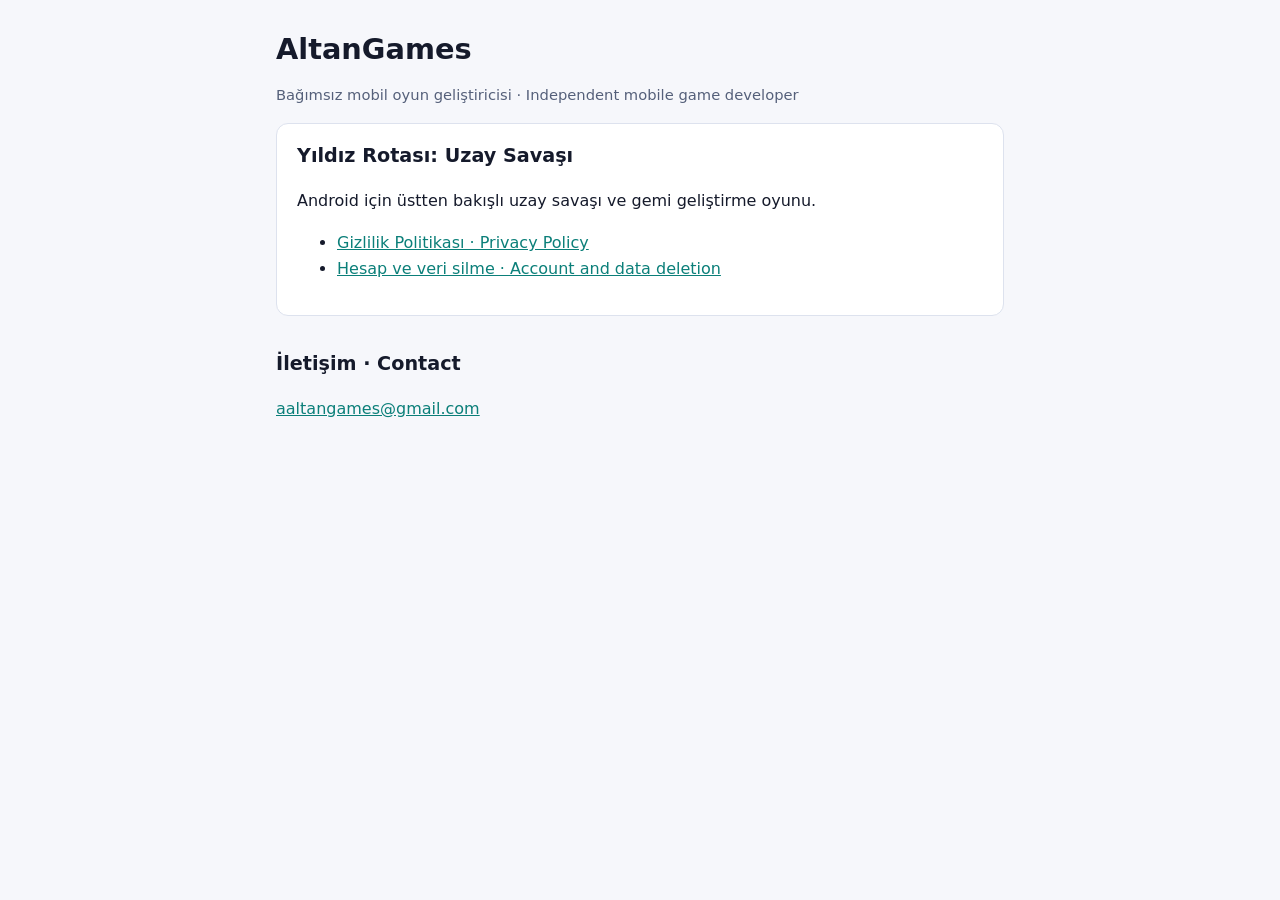
<file: index.html>
<!doctype html>
<html lang="tr">
<head>
<meta charset="utf-8">
<meta name="viewport" content="width=device-width, initial-scale=1">
<title>AltanGames</title>
<link rel="stylesheet" href="site.css">
</head>
<body>
<main>
  <h1>AltanGames</h1>
  <p class="muted">Bağımsız mobil oyun geliştiricisi · Independent mobile game developer</p>

  <div class="card">
    <h2 style="margin-top:0">Yıldız Rotası: Uzay Savaşı</h2>
    <p>Android için üstten bakışlı uzay savaşı ve gemi geliştirme oyunu.</p>
    <ul>
      <li><a href="yildiz-rotasi/gizlilik.html">Gizlilik Politikası · Privacy Policy</a></li>
      <li><a href="yildiz-rotasi/hesap-silme.html">Hesap ve veri silme · Account and data deletion</a></li>
    </ul>
  </div>

  <h2>İletişim · Contact</h2>
  <p><a href="mailto:aaltangames@gmail.com">aaltangames@gmail.com</a></p>
</main>
</body>
</html>
</file>
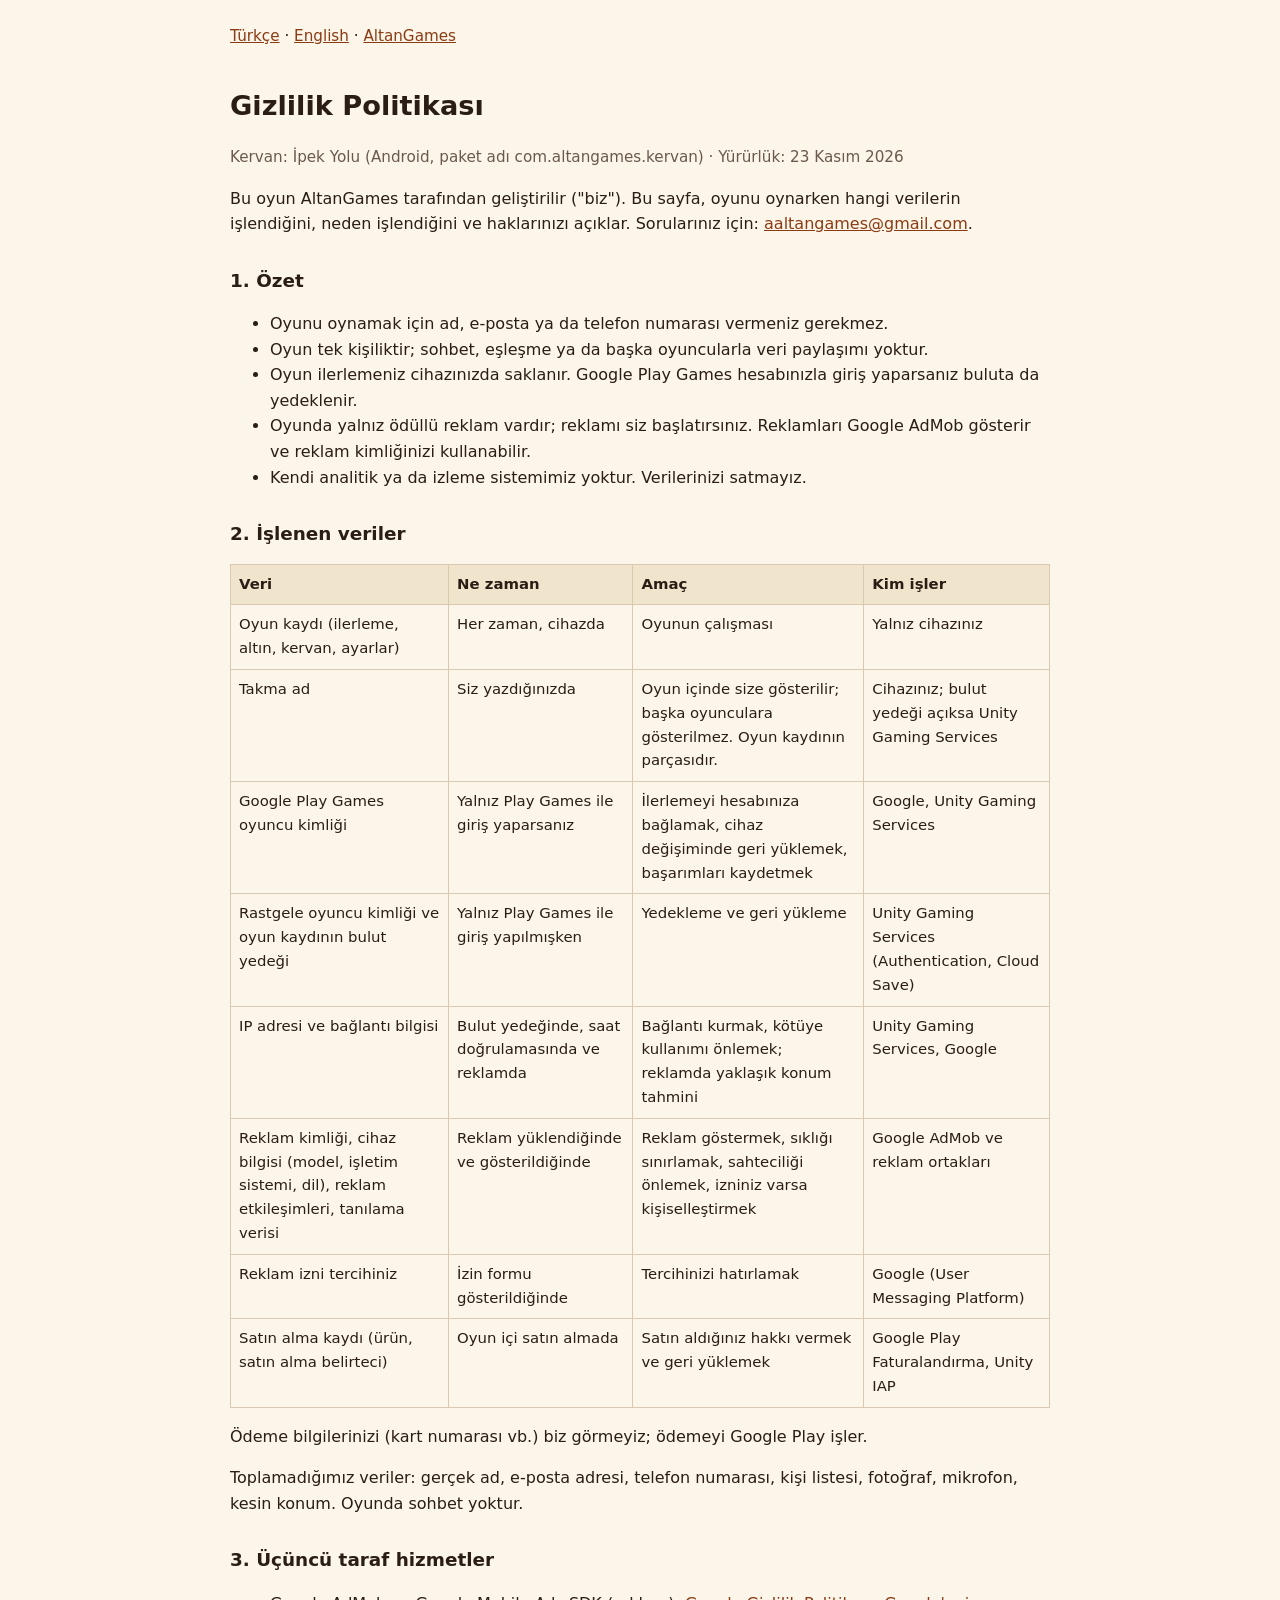
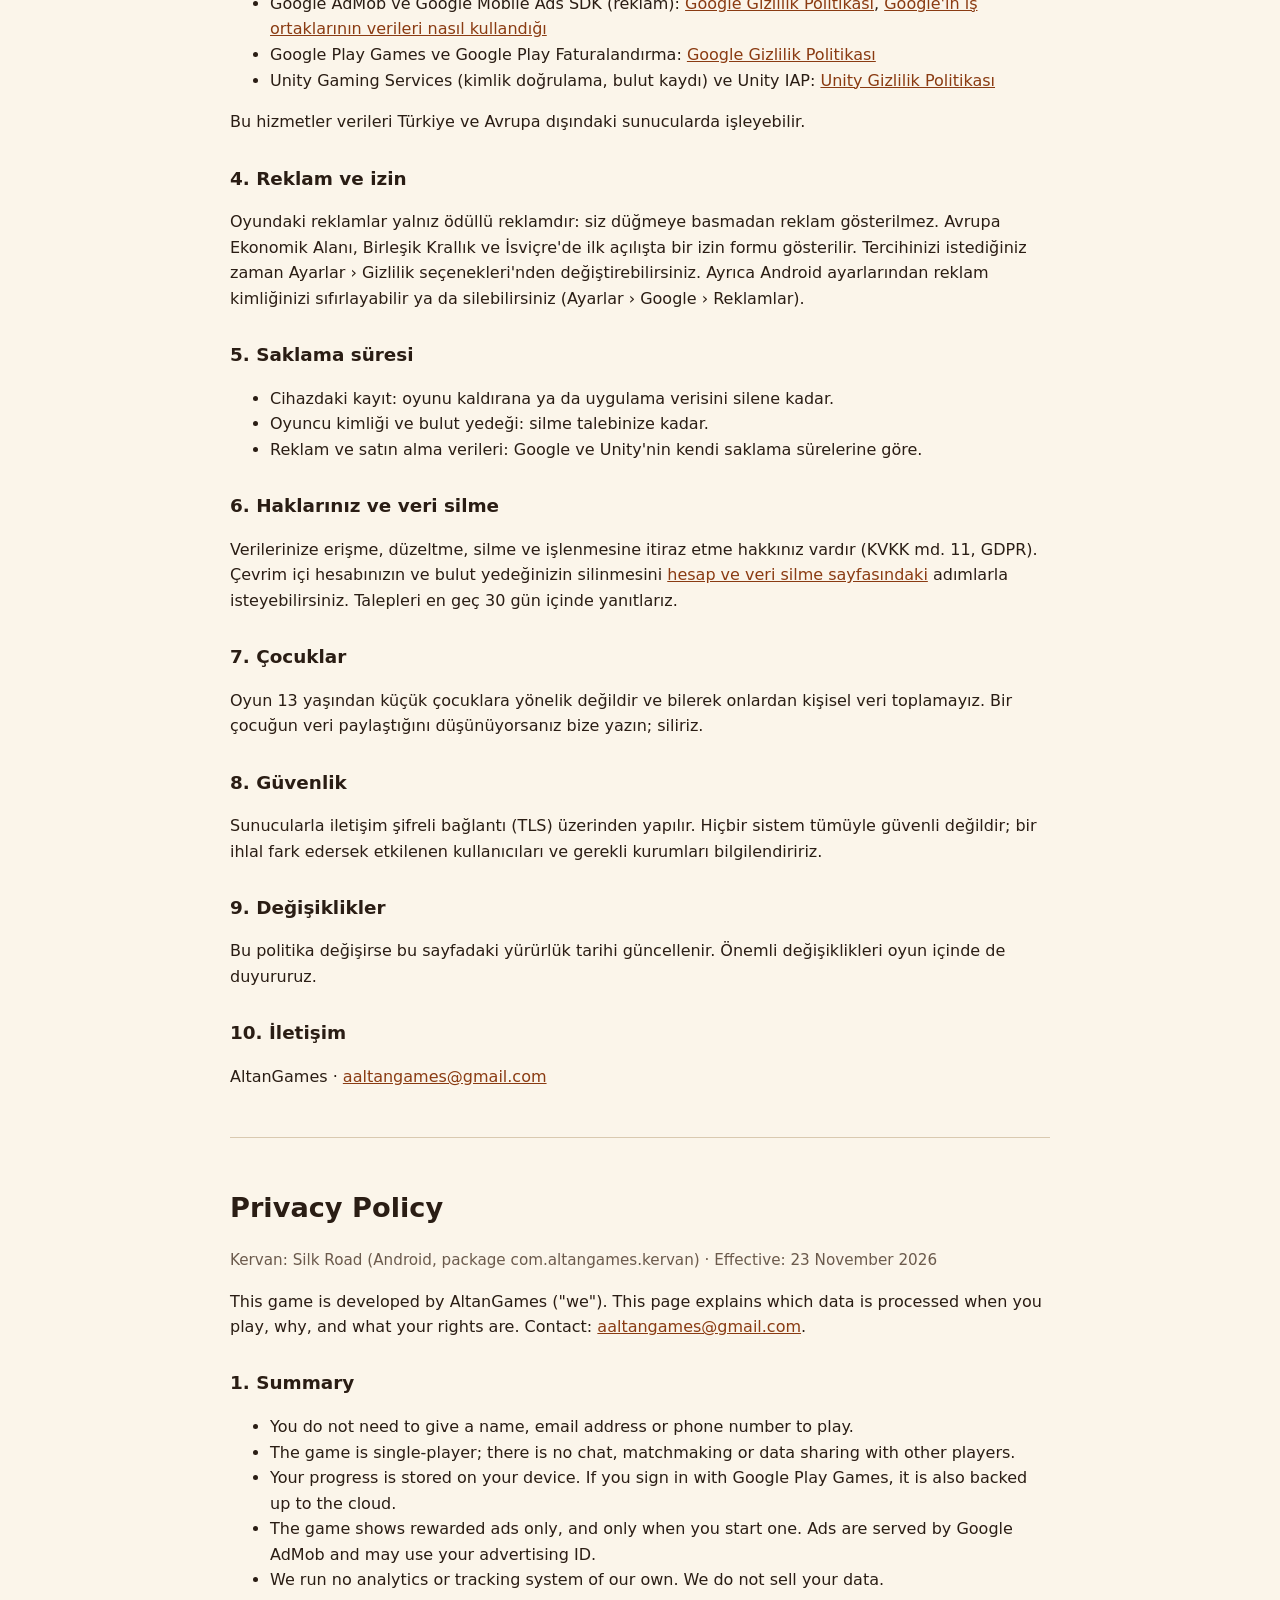
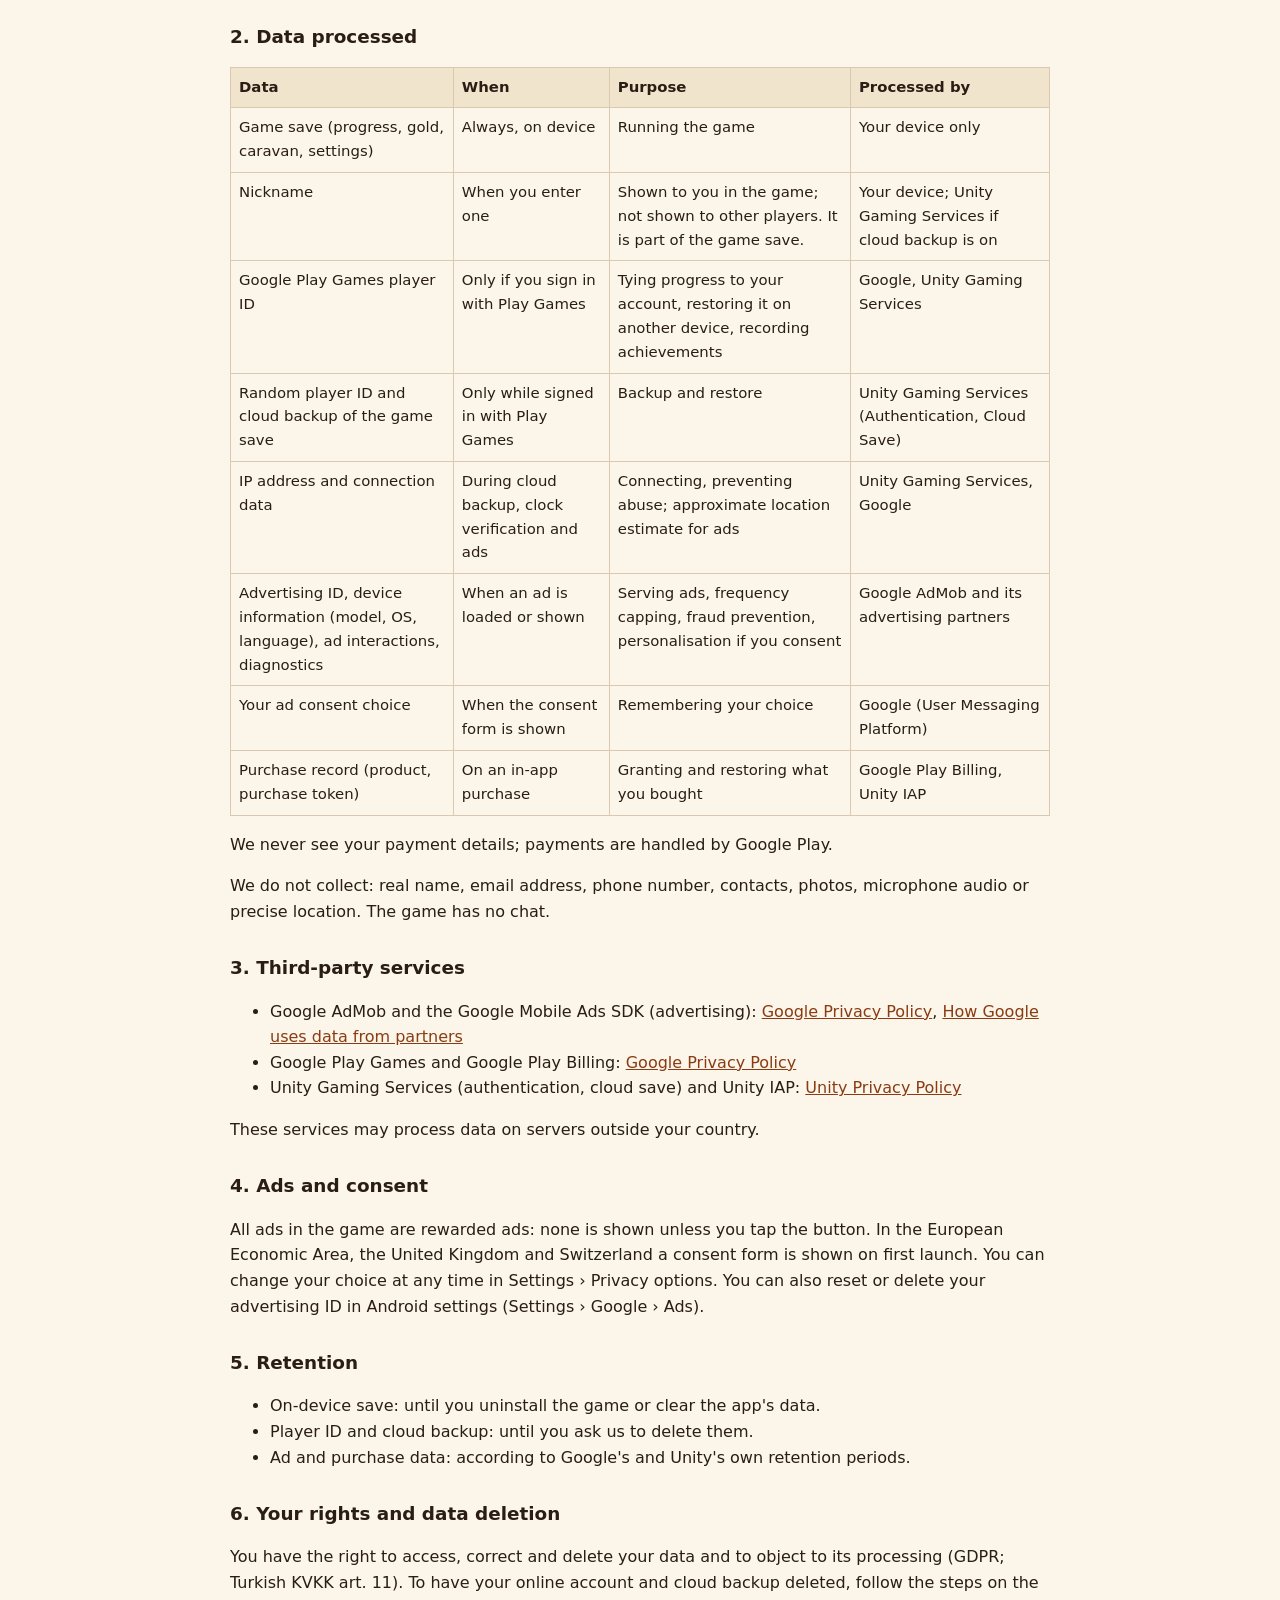
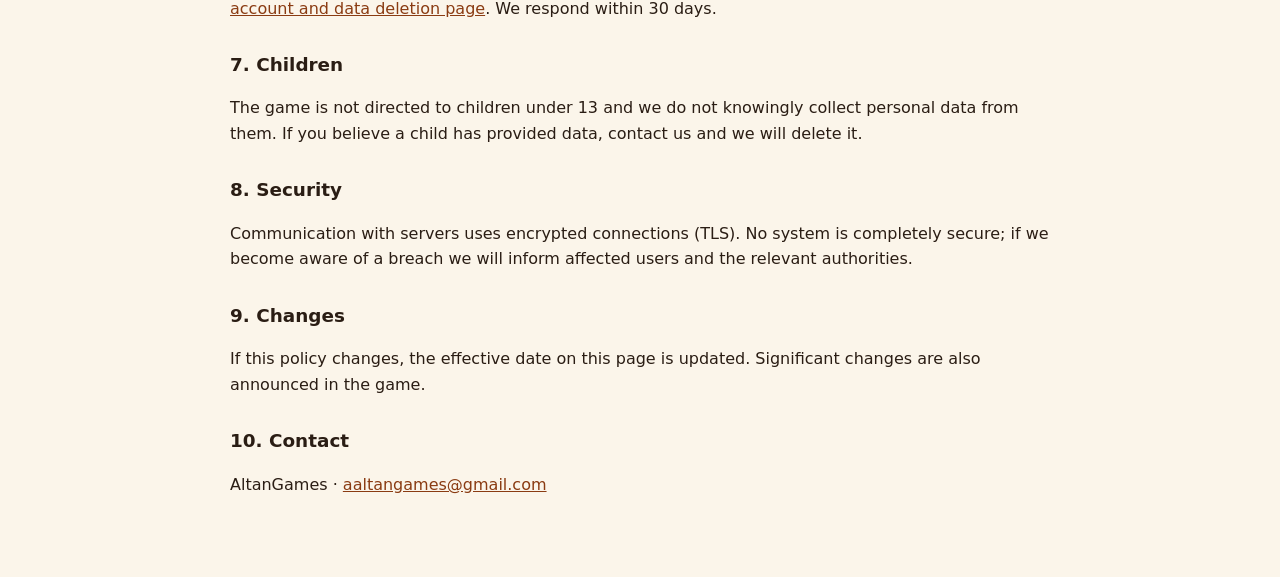
<file: kervan/gizlilik.html>
<!doctype html>
<html lang="tr">
<head>
<meta charset="utf-8">
<meta name="viewport" content="width=device-width, initial-scale=1">
<title>Kervan: İpek Yolu · Gizlilik Politikası</title>
<style>
  body { font-family: system-ui, -apple-system, "Segoe UI", Roboto, sans-serif; line-height: 1.6; color: #2a1d14; background: #fbf5ea; margin: 0; }
  main { max-width: 820px; margin: 0 auto; padding: 24px 16px 64px; }
  h1 { font-size: 1.7rem; margin-top: 2.2rem; }
  h2 { font-size: 1.15rem; margin-top: 1.8rem; }
  nav { font-size: .95rem; }
  a { color: #8a3b12; }
  .meta { color: #6b5a4c; font-size: .95rem; }
  .tablo { overflow-x: auto; }
  table { border-collapse: collapse; width: 100%; font-size: .93rem; }
  th, td { border: 1px solid #d9c9b0; padding: 8px; text-align: left; vertical-align: top; }
  th { background: #f1e4cd; }
  hr { border: 0; border-top: 1px solid #d9c9b0; margin: 3rem 0; }
</style>
</head>
<body>
<main>
<nav><a href="#tr">Türkçe</a> · <a href="#en">English</a> · <a href="https://aaltangames.github.io">AltanGames</a></nav>

<h1 id="tr">Gizlilik Politikası</h1>
<p class="meta">Kervan: İpek Yolu (Android, paket adı com.altangames.kervan) · Yürürlük: 23 Kasım 2026</p>
<p>Bu oyun AltanGames tarafından geliştirilir ("biz"). Bu sayfa, oyunu oynarken hangi verilerin işlendiğini, neden işlendiğini ve haklarınızı açıklar. Sorularınız için: <a href="mailto:aaltangames@gmail.com">aaltangames@gmail.com</a>.</p>

<h2>1. Özet</h2>
<ul>
<li>Oyunu oynamak için ad, e-posta ya da telefon numarası vermeniz gerekmez.</li>
<li>Oyun tek kişiliktir; sohbet, eşleşme ya da başka oyuncularla veri paylaşımı yoktur.</li>
<li>Oyun ilerlemeniz cihazınızda saklanır. Google Play Games hesabınızla giriş yaparsanız buluta da yedeklenir.</li>
<li>Oyunda yalnız ödüllü reklam vardır; reklamı siz başlatırsınız. Reklamları Google AdMob gösterir ve reklam kimliğinizi kullanabilir.</li>
<li>Kendi analitik ya da izleme sistemimiz yoktur. Verilerinizi satmayız.</li>
</ul>

<h2>2. İşlenen veriler</h2>
<div class="tablo">
<table>
<tr><th>Veri</th><th>Ne zaman</th><th>Amaç</th><th>Kim işler</th></tr>
<tr><td>Oyun kaydı (ilerleme, altın, kervan, ayarlar)</td><td>Her zaman, cihazda</td><td>Oyunun çalışması</td><td>Yalnız cihazınız</td></tr>
<tr><td>Takma ad</td><td>Siz yazdığınızda</td><td>Oyun içinde size gösterilir; başka oyunculara gösterilmez. Oyun kaydının parçasıdır.</td><td>Cihazınız; bulut yedeği açıksa Unity Gaming Services</td></tr>
<tr><td>Google Play Games oyuncu kimliği</td><td>Yalnız Play Games ile giriş yaparsanız</td><td>İlerlemeyi hesabınıza bağlamak, cihaz değişiminde geri yüklemek, başarımları kaydetmek</td><td>Google, Unity Gaming Services</td></tr>
<tr><td>Rastgele oyuncu kimliği ve oyun kaydının bulut yedeği</td><td>Yalnız Play Games ile giriş yapılmışken</td><td>Yedekleme ve geri yükleme</td><td>Unity Gaming Services (Authentication, Cloud Save)</td></tr>
<tr><td>IP adresi ve bağlantı bilgisi</td><td>Bulut yedeğinde, saat doğrulamasında ve reklamda</td><td>Bağlantı kurmak, kötüye kullanımı önlemek; reklamda yaklaşık konum tahmini</td><td>Unity Gaming Services, Google</td></tr>
<tr><td>Reklam kimliği, cihaz bilgisi (model, işletim sistemi, dil), reklam etkileşimleri, tanılama verisi</td><td>Reklam yüklendiğinde ve gösterildiğinde</td><td>Reklam göstermek, sıklığı sınırlamak, sahteciliği önlemek, izniniz varsa kişiselleştirmek</td><td>Google AdMob ve reklam ortakları</td></tr>
<tr><td>Reklam izni tercihiniz</td><td>İzin formu gösterildiğinde</td><td>Tercihinizi hatırlamak</td><td>Google (User Messaging Platform)</td></tr>
<tr><td>Satın alma kaydı (ürün, satın alma belirteci)</td><td>Oyun içi satın almada</td><td>Satın aldığınız hakkı vermek ve geri yüklemek</td><td>Google Play Faturalandırma, Unity IAP</td></tr>
</table>
</div>
<p>Ödeme bilgilerinizi (kart numarası vb.) biz görmeyiz; ödemeyi Google Play işler.</p>
<p>Toplamadığımız veriler: gerçek ad, e-posta adresi, telefon numarası, kişi listesi, fotoğraf, mikrofon, kesin konum. Oyunda sohbet yoktur.</p>

<h2>3. Üçüncü taraf hizmetler</h2>
<ul>
<li>Google AdMob ve Google Mobile Ads SDK (reklam): <a href="https://policies.google.com/privacy">Google Gizlilik Politikası</a>, <a href="https://policies.google.com/technologies/partner-sites">Google'ın iş ortaklarının verileri nasıl kullandığı</a></li>
<li>Google Play Games ve Google Play Faturalandırma: <a href="https://policies.google.com/privacy">Google Gizlilik Politikası</a></li>
<li>Unity Gaming Services (kimlik doğrulama, bulut kaydı) ve Unity IAP: <a href="https://unity.com/legal/privacy-policy">Unity Gizlilik Politikası</a></li>
</ul>
<p>Bu hizmetler verileri Türkiye ve Avrupa dışındaki sunucularda işleyebilir.</p>

<h2>4. Reklam ve izin</h2>
<p>Oyundaki reklamlar yalnız ödüllü reklamdır: siz düğmeye basmadan reklam gösterilmez. Avrupa Ekonomik Alanı, Birleşik Krallık ve İsviçre'de ilk açılışta bir izin formu gösterilir. Tercihinizi istediğiniz zaman Ayarlar › Gizlilik seçenekleri'nden değiştirebilirsiniz. Ayrıca Android ayarlarından reklam kimliğinizi sıfırlayabilir ya da silebilirsiniz (Ayarlar › Google › Reklamlar).</p>

<h2>5. Saklama süresi</h2>
<ul>
<li>Cihazdaki kayıt: oyunu kaldırana ya da uygulama verisini silene kadar.</li>
<li>Oyuncu kimliği ve bulut yedeği: silme talebinize kadar.</li>
<li>Reklam ve satın alma verileri: Google ve Unity'nin kendi saklama sürelerine göre.</li>
</ul>

<h2>6. Haklarınız ve veri silme</h2>
<p>Verilerinize erişme, düzeltme, silme ve işlenmesine itiraz etme hakkınız vardır (KVKK md. 11, GDPR). Çevrim içi hesabınızın ve bulut yedeğinizin silinmesini <a href="veri-silme.html">hesap ve veri silme sayfasındaki</a> adımlarla isteyebilirsiniz. Talepleri en geç 30 gün içinde yanıtlarız.</p>

<h2>7. Çocuklar</h2>
<p>Oyun 13 yaşından küçük çocuklara yönelik değildir ve bilerek onlardan kişisel veri toplamayız. Bir çocuğun veri paylaştığını düşünüyorsanız bize yazın; siliriz.</p>

<h2>8. Güvenlik</h2>
<p>Sunucularla iletişim şifreli bağlantı (TLS) üzerinden yapılır. Hiçbir sistem tümüyle güvenli değildir; bir ihlal fark edersek etkilenen kullanıcıları ve gerekli kurumları bilgilendiririz.</p>

<h2>9. Değişiklikler</h2>
<p>Bu politika değişirse bu sayfadaki yürürlük tarihi güncellenir. Önemli değişiklikleri oyun içinde de duyururuz.</p>

<h2>10. İletişim</h2>
<p>AltanGames · <a href="mailto:aaltangames@gmail.com">aaltangames@gmail.com</a></p>

<hr>

<h1 id="en">Privacy Policy</h1>
<p class="meta">Kervan: Silk Road (Android, package com.altangames.kervan) · Effective: 23 November 2026</p>
<p>This game is developed by AltanGames ("we"). This page explains which data is processed when you play, why, and what your rights are. Contact: <a href="mailto:aaltangames@gmail.com">aaltangames@gmail.com</a>.</p>

<h2>1. Summary</h2>
<ul>
<li>You do not need to give a name, email address or phone number to play.</li>
<li>The game is single-player; there is no chat, matchmaking or data sharing with other players.</li>
<li>Your progress is stored on your device. If you sign in with Google Play Games, it is also backed up to the cloud.</li>
<li>The game shows rewarded ads only, and only when you start one. Ads are served by Google AdMob and may use your advertising ID.</li>
<li>We run no analytics or tracking system of our own. We do not sell your data.</li>
</ul>

<h2>2. Data processed</h2>
<div class="tablo">
<table>
<tr><th>Data</th><th>When</th><th>Purpose</th><th>Processed by</th></tr>
<tr><td>Game save (progress, gold, caravan, settings)</td><td>Always, on device</td><td>Running the game</td><td>Your device only</td></tr>
<tr><td>Nickname</td><td>When you enter one</td><td>Shown to you in the game; not shown to other players. It is part of the game save.</td><td>Your device; Unity Gaming Services if cloud backup is on</td></tr>
<tr><td>Google Play Games player ID</td><td>Only if you sign in with Play Games</td><td>Tying progress to your account, restoring it on another device, recording achievements</td><td>Google, Unity Gaming Services</td></tr>
<tr><td>Random player ID and cloud backup of the game save</td><td>Only while signed in with Play Games</td><td>Backup and restore</td><td>Unity Gaming Services (Authentication, Cloud Save)</td></tr>
<tr><td>IP address and connection data</td><td>During cloud backup, clock verification and ads</td><td>Connecting, preventing abuse; approximate location estimate for ads</td><td>Unity Gaming Services, Google</td></tr>
<tr><td>Advertising ID, device information (model, OS, language), ad interactions, diagnostics</td><td>When an ad is loaded or shown</td><td>Serving ads, frequency capping, fraud prevention, personalisation if you consent</td><td>Google AdMob and its advertising partners</td></tr>
<tr><td>Your ad consent choice</td><td>When the consent form is shown</td><td>Remembering your choice</td><td>Google (User Messaging Platform)</td></tr>
<tr><td>Purchase record (product, purchase token)</td><td>On an in-app purchase</td><td>Granting and restoring what you bought</td><td>Google Play Billing, Unity IAP</td></tr>
</table>
</div>
<p>We never see your payment details; payments are handled by Google Play.</p>
<p>We do not collect: real name, email address, phone number, contacts, photos, microphone audio or precise location. The game has no chat.</p>

<h2>3. Third-party services</h2>
<ul>
<li>Google AdMob and the Google Mobile Ads SDK (advertising): <a href="https://policies.google.com/privacy">Google Privacy Policy</a>, <a href="https://policies.google.com/technologies/partner-sites">How Google uses data from partners</a></li>
<li>Google Play Games and Google Play Billing: <a href="https://policies.google.com/privacy">Google Privacy Policy</a></li>
<li>Unity Gaming Services (authentication, cloud save) and Unity IAP: <a href="https://unity.com/legal/privacy-policy">Unity Privacy Policy</a></li>
</ul>
<p>These services may process data on servers outside your country.</p>

<h2>4. Ads and consent</h2>
<p>All ads in the game are rewarded ads: none is shown unless you tap the button. In the European Economic Area, the United Kingdom and Switzerland a consent form is shown on first launch. You can change your choice at any time in Settings › Privacy options. You can also reset or delete your advertising ID in Android settings (Settings › Google › Ads).</p>

<h2>5. Retention</h2>
<ul>
<li>On-device save: until you uninstall the game or clear the app's data.</li>
<li>Player ID and cloud backup: until you ask us to delete them.</li>
<li>Ad and purchase data: according to Google's and Unity's own retention periods.</li>
</ul>

<h2>6. Your rights and data deletion</h2>
<p>You have the right to access, correct and delete your data and to object to its processing (GDPR; Turkish KVKK art. 11). To have your online account and cloud backup deleted, follow the steps on the <a href="veri-silme.html">account and data deletion page</a>. We respond within 30 days.</p>

<h2>7. Children</h2>
<p>The game is not directed to children under 13 and we do not knowingly collect personal data from them. If you believe a child has provided data, contact us and we will delete it.</p>

<h2>8. Security</h2>
<p>Communication with servers uses encrypted connections (TLS). No system is completely secure; if we become aware of a breach we will inform affected users and the relevant authorities.</p>

<h2>9. Changes</h2>
<p>If this policy changes, the effective date on this page is updated. Significant changes are also announced in the game.</p>

<h2>10. Contact</h2>
<p>AltanGames · <a href="mailto:aaltangames@gmail.com">aaltangames@gmail.com</a></p>
</main>
</body>
</html>
</file>
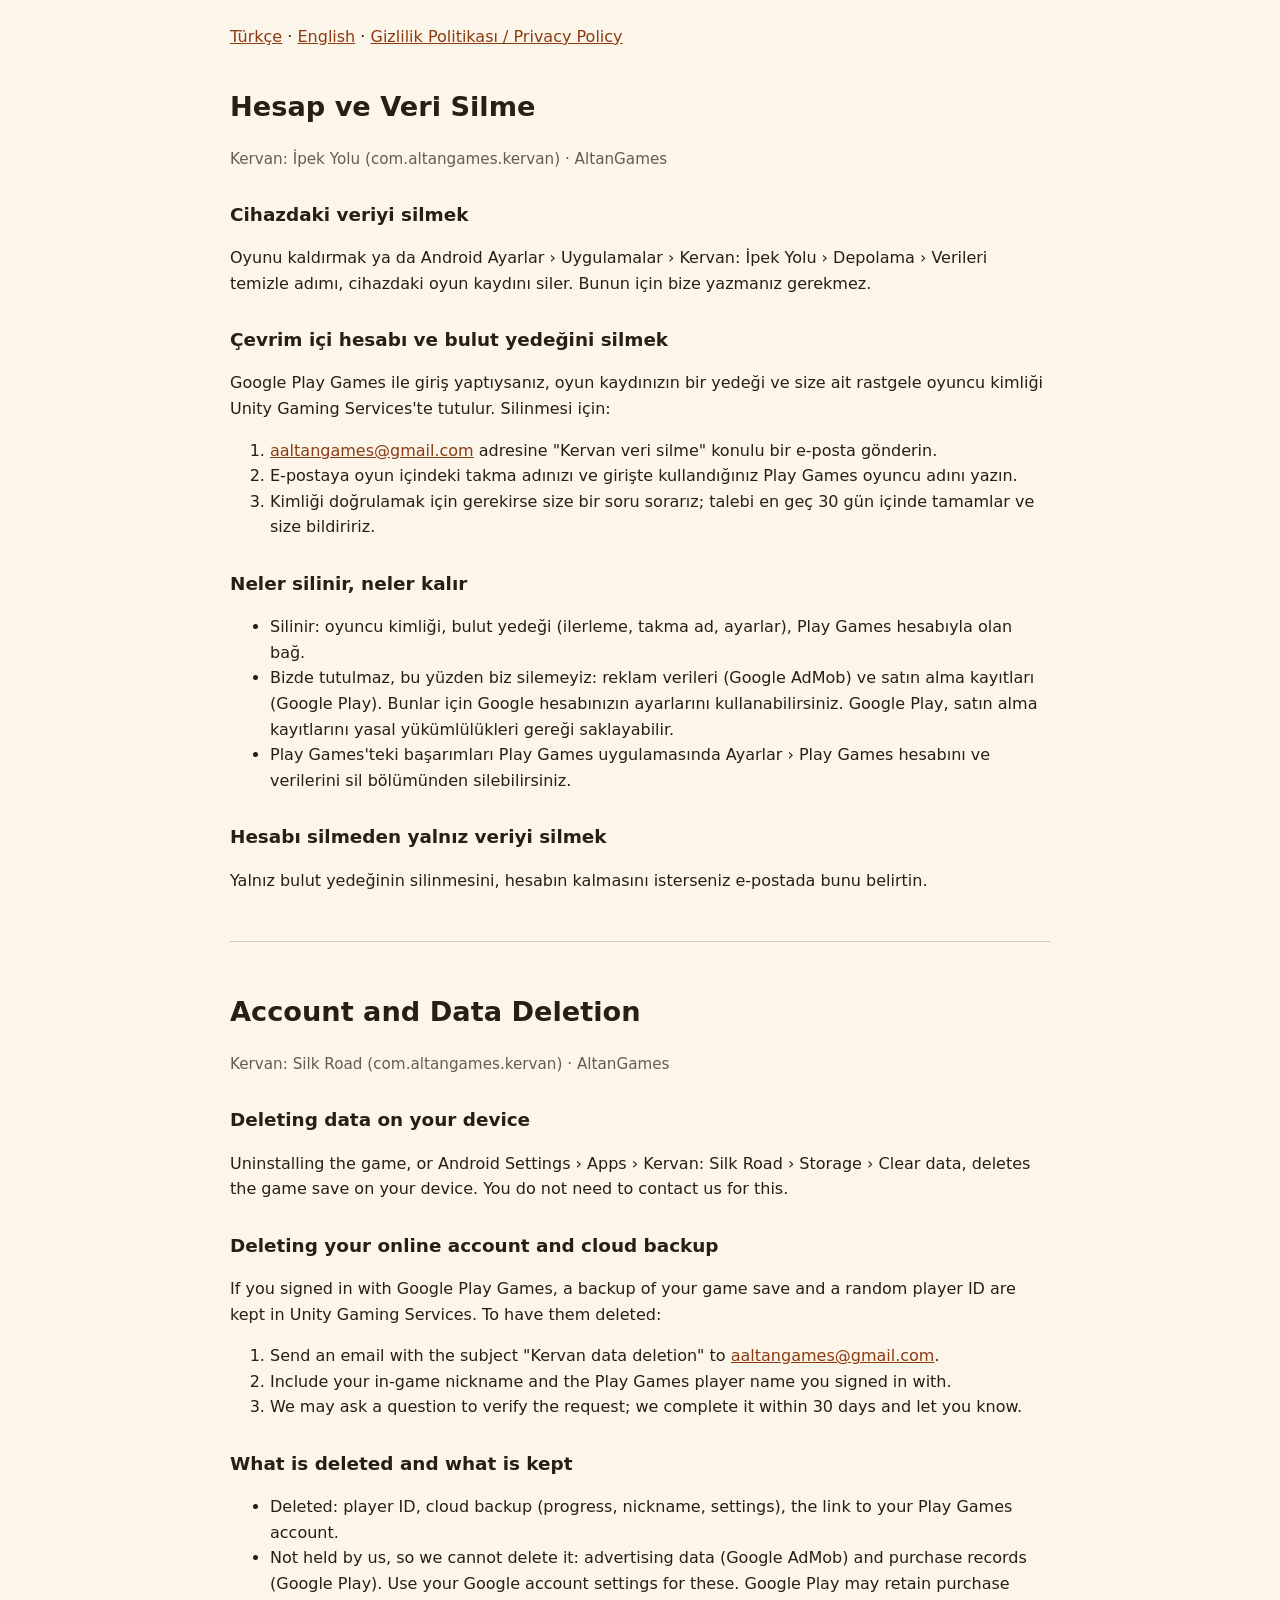
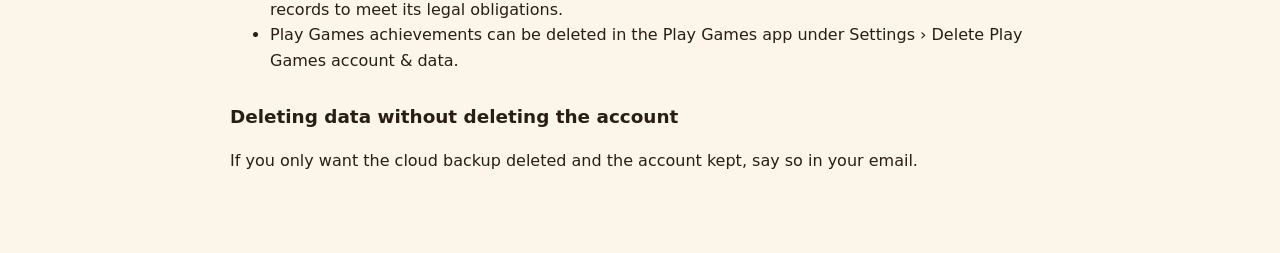
<file: kervan/veri-silme.html>
<!doctype html>
<html lang="tr">
<head>
<meta charset="utf-8">
<meta name="viewport" content="width=device-width, initial-scale=1">
<title>Kervan: İpek Yolu · Hesap ve Veri Silme</title>
<style>
  body { font-family: system-ui, -apple-system, "Segoe UI", Roboto, sans-serif; line-height: 1.6; color: #2a1d14; background: #fbf5ea; margin: 0; }
  main { max-width: 820px; margin: 0 auto; padding: 24px 16px 64px; }
  h1 { font-size: 1.7rem; margin-top: 2.2rem; }
  h2 { font-size: 1.15rem; margin-top: 1.8rem; }
  a { color: #8a3b12; }
  .meta { color: #6b5a4c; font-size: .95rem; }
  hr { border: 0; border-top: 1px solid #d9c9b0; margin: 3rem 0; }
</style>
</head>
<body>
<main>
<nav><a href="#tr">Türkçe</a> · <a href="#en">English</a> · <a href="gizlilik.html">Gizlilik Politikası / Privacy Policy</a></nav>

<h1 id="tr">Hesap ve Veri Silme</h1>
<p class="meta">Kervan: İpek Yolu (com.altangames.kervan) · AltanGames</p>

<h2>Cihazdaki veriyi silmek</h2>
<p>Oyunu kaldırmak ya da Android Ayarlar › Uygulamalar › Kervan: İpek Yolu › Depolama › Verileri temizle adımı, cihazdaki oyun kaydını siler. Bunun için bize yazmanız gerekmez.</p>

<h2>Çevrim içi hesabı ve bulut yedeğini silmek</h2>
<p>Google Play Games ile giriş yaptıysanız, oyun kaydınızın bir yedeği ve size ait rastgele oyuncu kimliği Unity Gaming Services'te tutulur. Silinmesi için:</p>
<ol>
<li><a href="mailto:aaltangames@gmail.com?subject=Kervan%20veri%20silme">aaltangames@gmail.com</a> adresine "Kervan veri silme" konulu bir e-posta gönderin.</li>
<li>E-postaya oyun içindeki takma adınızı ve girişte kullandığınız Play Games oyuncu adını yazın.</li>
<li>Kimliği doğrulamak için gerekirse size bir soru sorarız; talebi en geç 30 gün içinde tamamlar ve size bildiririz.</li>
</ol>

<h2>Neler silinir, neler kalır</h2>
<ul>
<li>Silinir: oyuncu kimliği, bulut yedeği (ilerleme, takma ad, ayarlar), Play Games hesabıyla olan bağ.</li>
<li>Bizde tutulmaz, bu yüzden biz silemeyiz: reklam verileri (Google AdMob) ve satın alma kayıtları (Google Play). Bunlar için Google hesabınızın ayarlarını kullanabilirsiniz. Google Play, satın alma kayıtlarını yasal yükümlülükleri gereği saklayabilir.</li>
<li>Play Games'teki başarımları Play Games uygulamasında Ayarlar › Play Games hesabını ve verilerini sil bölümünden silebilirsiniz.</li>
</ul>

<h2>Hesabı silmeden yalnız veriyi silmek</h2>
<p>Yalnız bulut yedeğinin silinmesini, hesabın kalmasını isterseniz e-postada bunu belirtin.</p>

<hr>

<h1 id="en">Account and Data Deletion</h1>
<p class="meta">Kervan: Silk Road (com.altangames.kervan) · AltanGames</p>

<h2>Deleting data on your device</h2>
<p>Uninstalling the game, or Android Settings › Apps › Kervan: Silk Road › Storage › Clear data, deletes the game save on your device. You do not need to contact us for this.</p>

<h2>Deleting your online account and cloud backup</h2>
<p>If you signed in with Google Play Games, a backup of your game save and a random player ID are kept in Unity Gaming Services. To have them deleted:</p>
<ol>
<li>Send an email with the subject "Kervan data deletion" to <a href="mailto:aaltangames@gmail.com?subject=Kervan%20data%20deletion">aaltangames@gmail.com</a>.</li>
<li>Include your in-game nickname and the Play Games player name you signed in with.</li>
<li>We may ask a question to verify the request; we complete it within 30 days and let you know.</li>
</ol>

<h2>What is deleted and what is kept</h2>
<ul>
<li>Deleted: player ID, cloud backup (progress, nickname, settings), the link to your Play Games account.</li>
<li>Not held by us, so we cannot delete it: advertising data (Google AdMob) and purchase records (Google Play). Use your Google account settings for these. Google Play may retain purchase records to meet its legal obligations.</li>
<li>Play Games achievements can be deleted in the Play Games app under Settings › Delete Play Games account &amp; data.</li>
</ul>

<h2>Deleting data without deleting the account</h2>
<p>If you only want the cloud backup deleted and the account kept, say so in your email.</p>
</main>
</body>
</html>
</file>
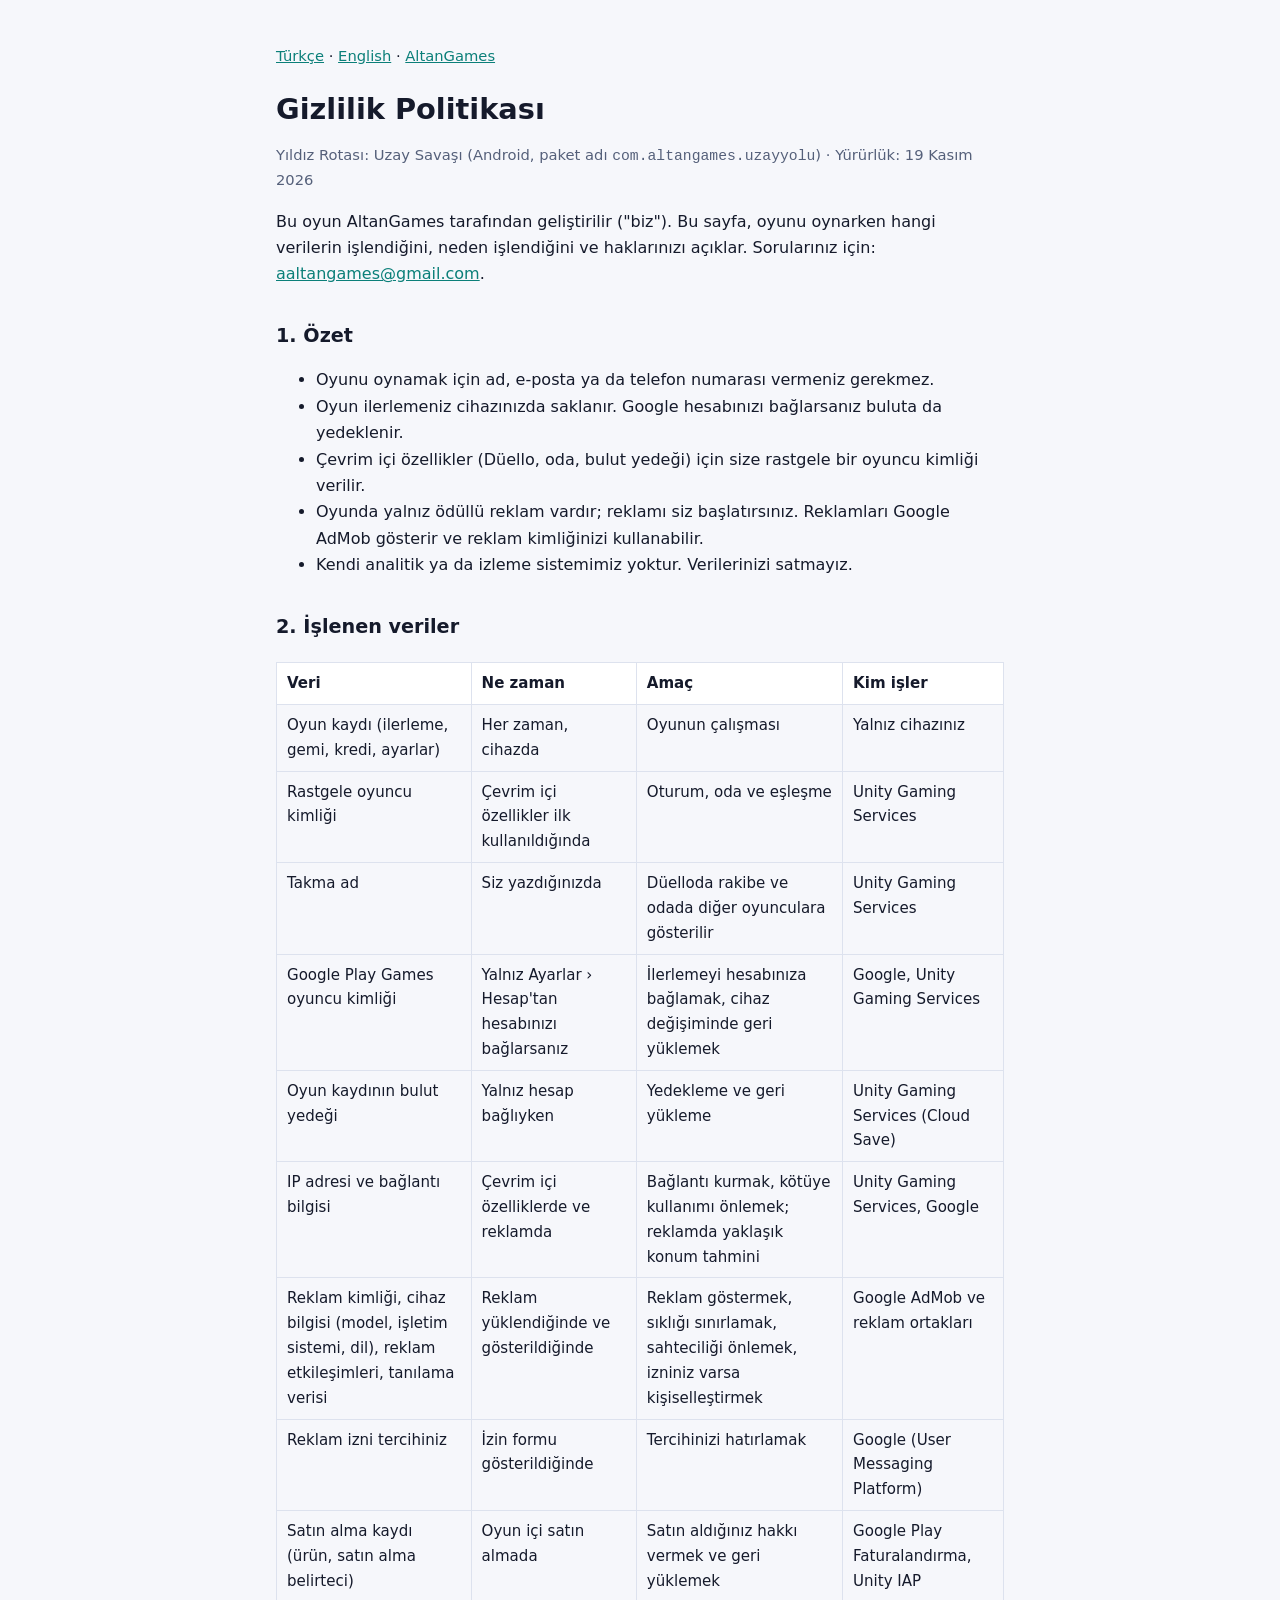
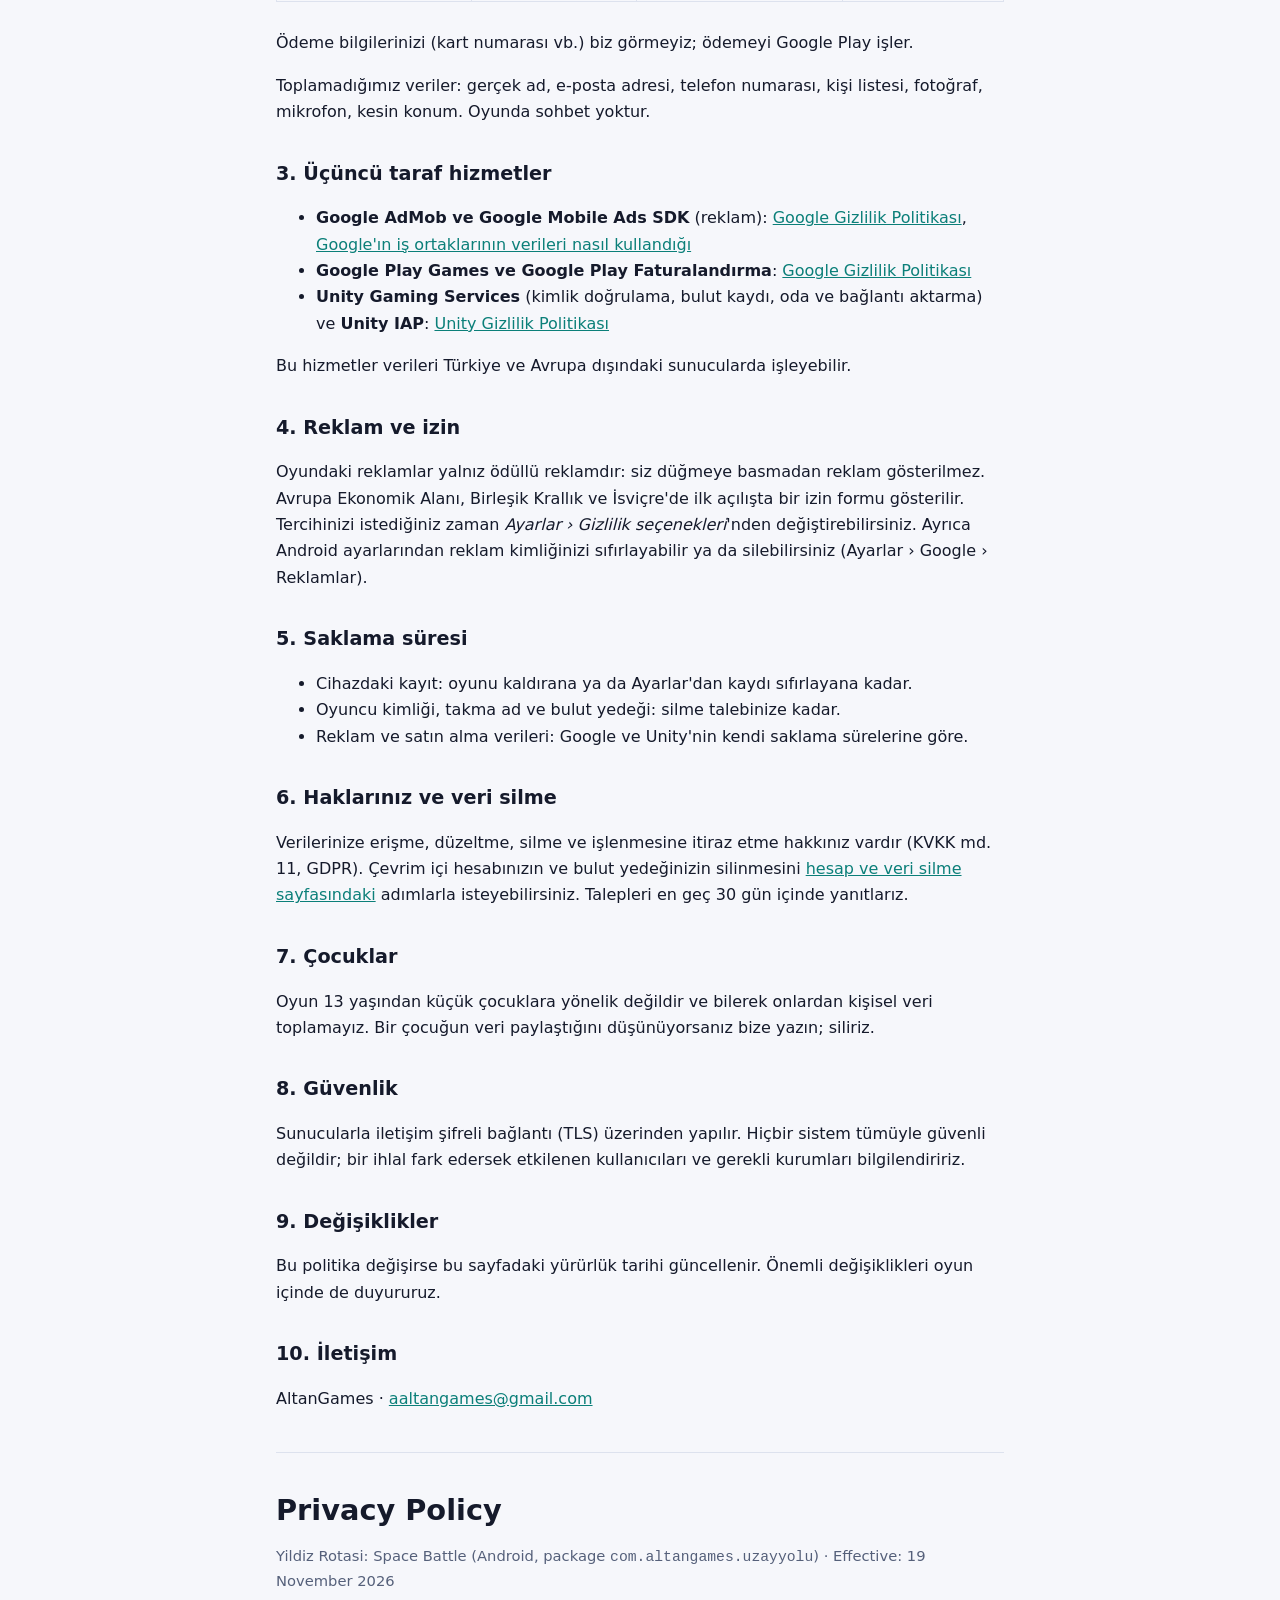
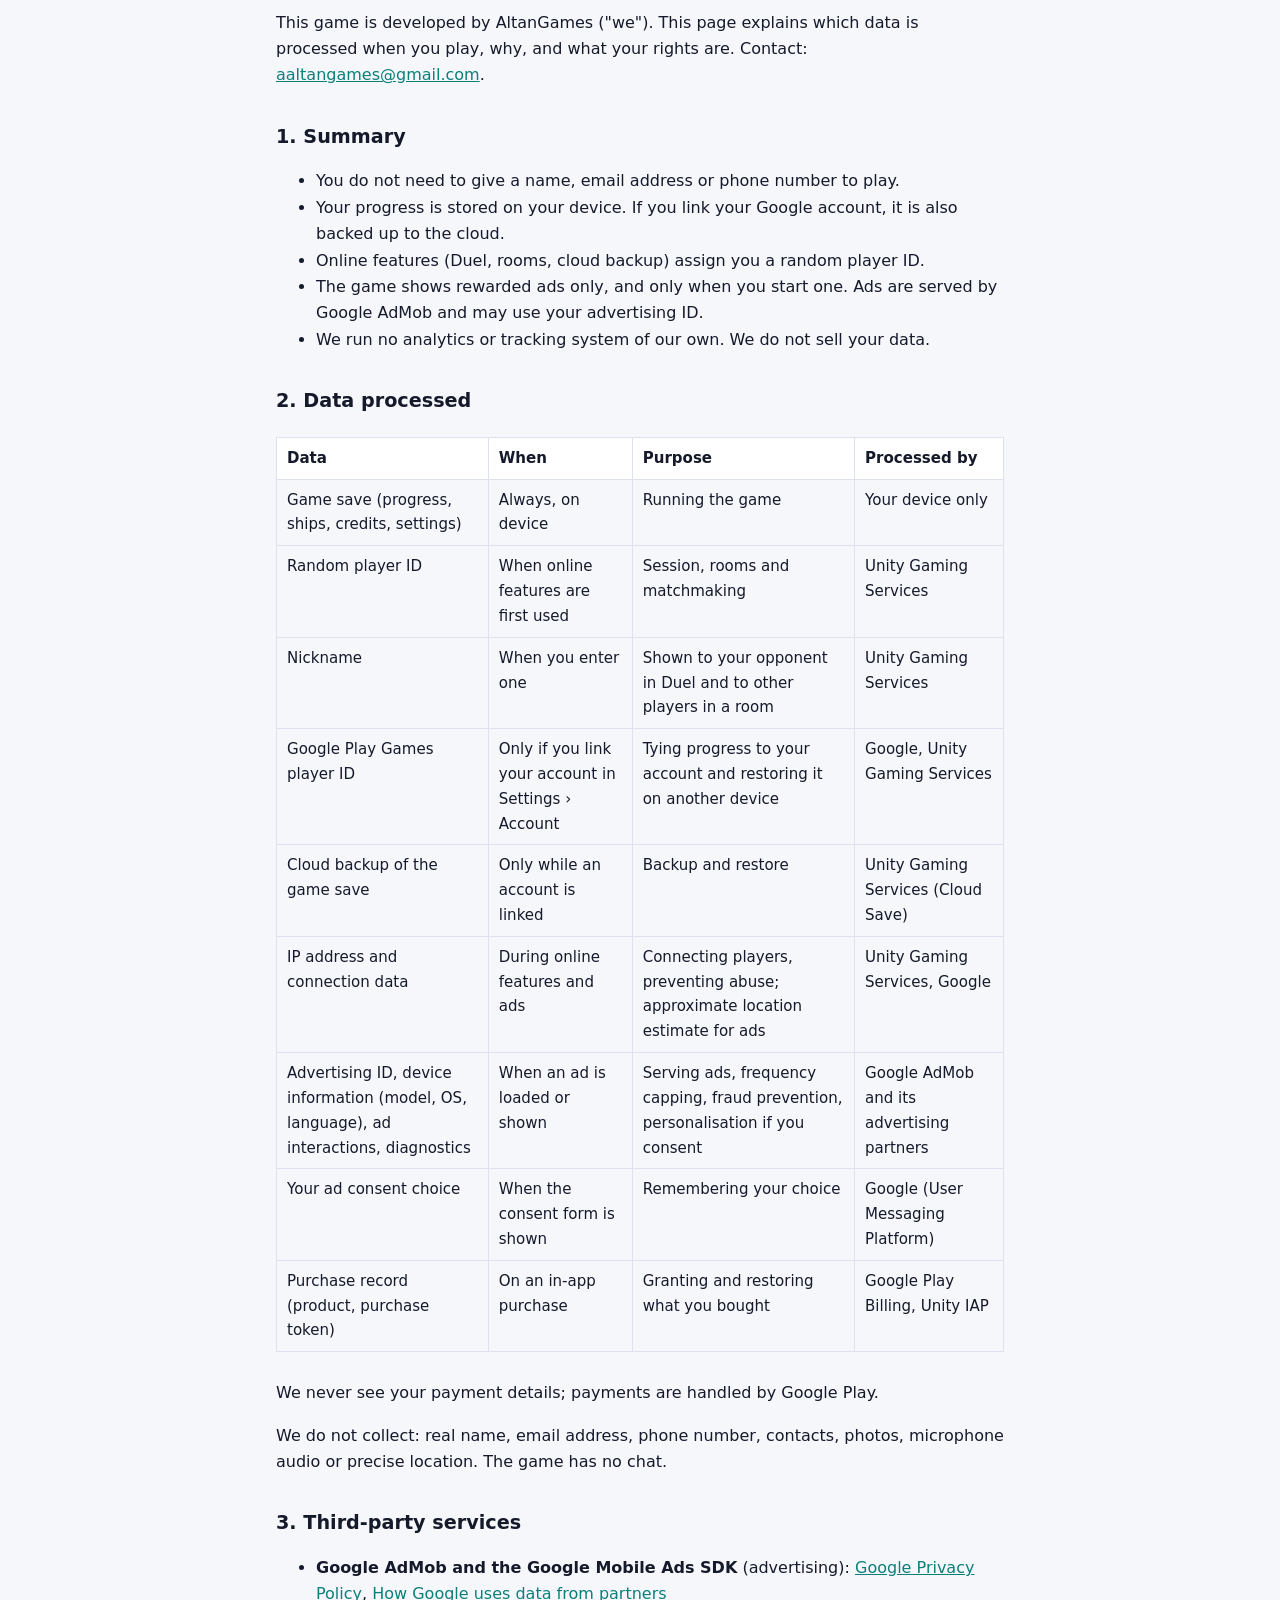
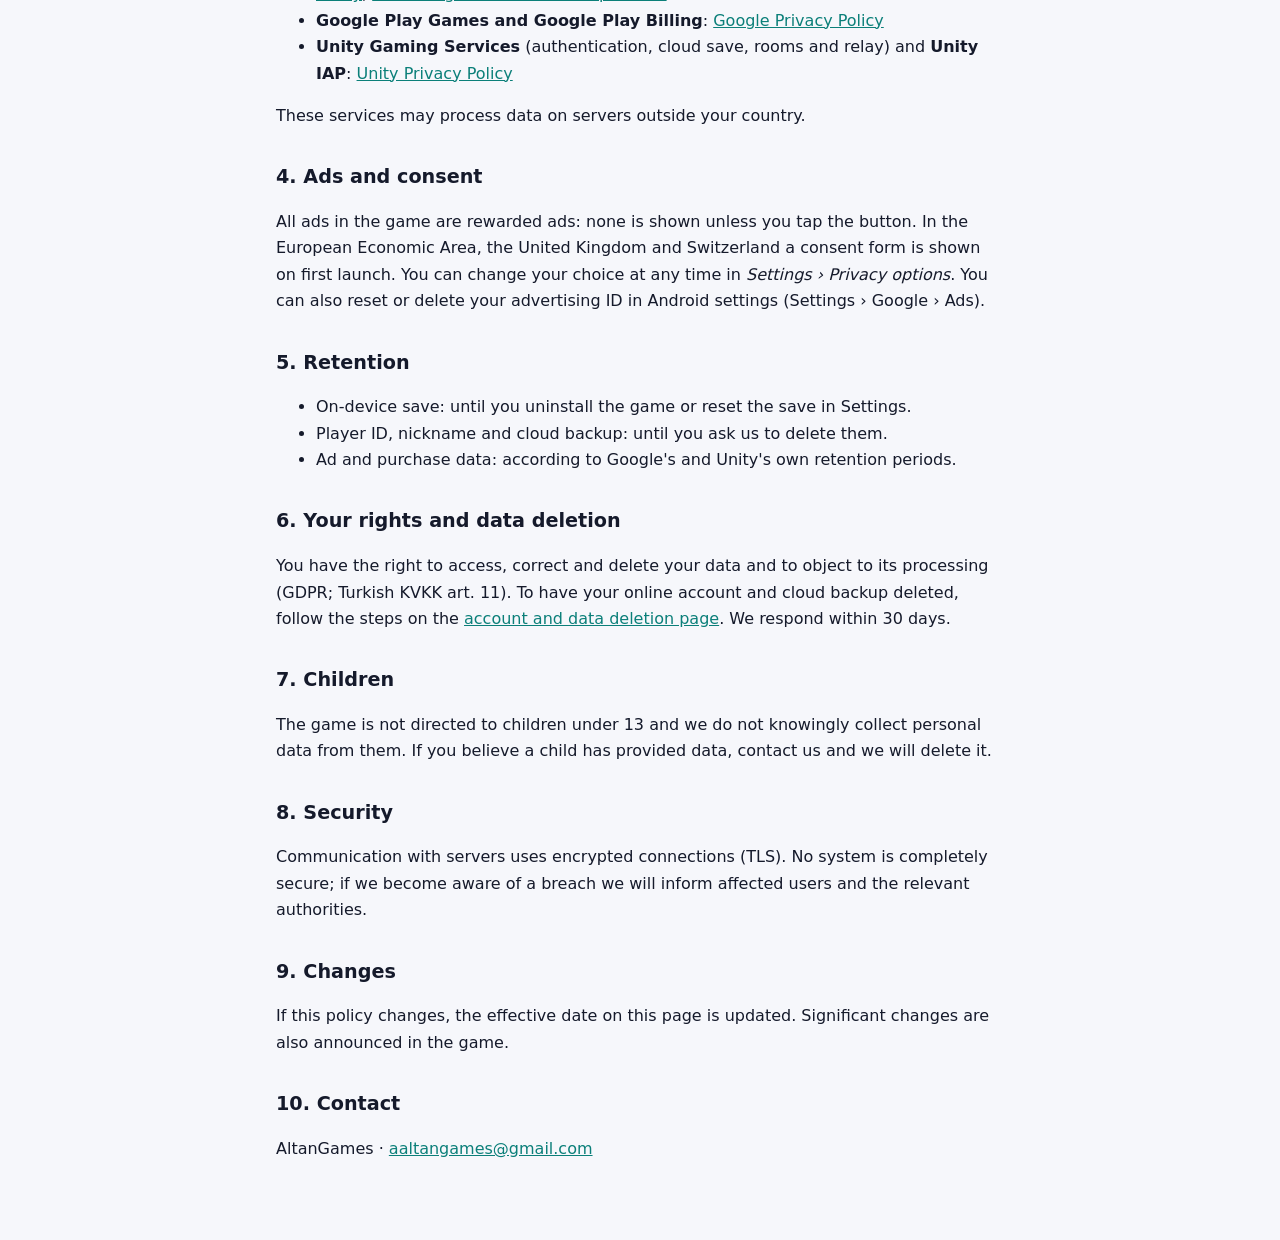
<file: yildiz-rotasi/gizlilik.html>
<!doctype html>
<html lang="tr">
<head>
<meta charset="utf-8">
<meta name="viewport" content="width=device-width, initial-scale=1">
<title>Yıldız Rotası: Gizlilik Politikası</title>
<link rel="stylesheet" href="../site.css">
</head>
<body>
<main>
  <nav class="lang"><a href="#tr">Türkçe</a> · <a href="#en">English</a> · <a href="../index.html">AltanGames</a></nav>

  <section id="tr" lang="tr">
    <h1>Gizlilik Politikası</h1>
    <p class="muted">Yıldız Rotası: Uzay Savaşı (Android, paket adı <code>com.altangames.uzayyolu</code>) · Yürürlük: 19 Kasım 2026</p>

    <p>Bu oyun AltanGames tarafından geliştirilir ("biz"). Bu sayfa, oyunu oynarken hangi verilerin işlendiğini, neden işlendiğini ve haklarınızı açıklar. Sorularınız için: <a href="mailto:aaltangames@gmail.com">aaltangames@gmail.com</a>.</p>

    <h2>1. Özet</h2>
    <ul>
      <li>Oyunu oynamak için ad, e-posta ya da telefon numarası vermeniz gerekmez.</li>
      <li>Oyun ilerlemeniz cihazınızda saklanır. Google hesabınızı bağlarsanız buluta da yedeklenir.</li>
      <li>Çevrim içi özellikler (Düello, oda, bulut yedeği) için size rastgele bir oyuncu kimliği verilir.</li>
      <li>Oyunda yalnız ödüllü reklam vardır; reklamı siz başlatırsınız. Reklamları Google AdMob gösterir ve reklam kimliğinizi kullanabilir.</li>
      <li>Kendi analitik ya da izleme sistemimiz yoktur. Verilerinizi satmayız.</li>
    </ul>

    <h2>2. İşlenen veriler</h2>
    <div class="table-wrap">
    <table>
      <tr><th>Veri</th><th>Ne zaman</th><th>Amaç</th><th>Kim işler</th></tr>
      <tr><td>Oyun kaydı (ilerleme, gemi, kredi, ayarlar)</td><td>Her zaman, cihazda</td><td>Oyunun çalışması</td><td>Yalnız cihazınız</td></tr>
      <tr><td>Rastgele oyuncu kimliği</td><td>Çevrim içi özellikler ilk kullanıldığında</td><td>Oturum, oda ve eşleşme</td><td>Unity Gaming Services</td></tr>
      <tr><td>Takma ad</td><td>Siz yazdığınızda</td><td>Düelloda rakibe ve odada diğer oyunculara gösterilir</td><td>Unity Gaming Services</td></tr>
      <tr><td>Google Play Games oyuncu kimliği</td><td>Yalnız Ayarlar › Hesap'tan hesabınızı bağlarsanız</td><td>İlerlemeyi hesabınıza bağlamak, cihaz değişiminde geri yüklemek</td><td>Google, Unity Gaming Services</td></tr>
      <tr><td>Oyun kaydının bulut yedeği</td><td>Yalnız hesap bağlıyken</td><td>Yedekleme ve geri yükleme</td><td>Unity Gaming Services (Cloud Save)</td></tr>
      <tr><td>IP adresi ve bağlantı bilgisi</td><td>Çevrim içi özelliklerde ve reklamda</td><td>Bağlantı kurmak, kötüye kullanımı önlemek; reklamda yaklaşık konum tahmini</td><td>Unity Gaming Services, Google</td></tr>
      <tr><td>Reklam kimliği, cihaz bilgisi (model, işletim sistemi, dil), reklam etkileşimleri, tanılama verisi</td><td>Reklam yüklendiğinde ve gösterildiğinde</td><td>Reklam göstermek, sıklığı sınırlamak, sahteciliği önlemek, izniniz varsa kişiselleştirmek</td><td>Google AdMob ve reklam ortakları</td></tr>
      <tr><td>Reklam izni tercihiniz</td><td>İzin formu gösterildiğinde</td><td>Tercihinizi hatırlamak</td><td>Google (User Messaging Platform)</td></tr>
      <tr><td>Satın alma kaydı (ürün, satın alma belirteci)</td><td>Oyun içi satın almada</td><td>Satın aldığınız hakkı vermek ve geri yüklemek</td><td>Google Play Faturalandırma, Unity IAP</td></tr>
    </table>
    </div>
    <p>Ödeme bilgilerinizi (kart numarası vb.) biz görmeyiz; ödemeyi Google Play işler.</p>
    <p>Toplamadığımız veriler: gerçek ad, e-posta adresi, telefon numarası, kişi listesi, fotoğraf, mikrofon, kesin konum. Oyunda sohbet yoktur.</p>

    <h2>3. Üçüncü taraf hizmetler</h2>
    <ul>
      <li><strong>Google AdMob ve Google Mobile Ads SDK</strong> (reklam): <a href="https://policies.google.com/privacy">Google Gizlilik Politikası</a>, <a href="https://policies.google.com/technologies/partner-sites">Google'ın iş ortaklarının verileri nasıl kullandığı</a></li>
      <li><strong>Google Play Games ve Google Play Faturalandırma</strong>: <a href="https://policies.google.com/privacy">Google Gizlilik Politikası</a></li>
      <li><strong>Unity Gaming Services</strong> (kimlik doğrulama, bulut kaydı, oda ve bağlantı aktarma) ve <strong>Unity IAP</strong>: <a href="https://unity.com/legal/privacy-policy">Unity Gizlilik Politikası</a></li>
    </ul>
    <p>Bu hizmetler verileri Türkiye ve Avrupa dışındaki sunucularda işleyebilir.</p>

    <h2>4. Reklam ve izin</h2>
    <p>Oyundaki reklamlar yalnız ödüllü reklamdır: siz düğmeye basmadan reklam gösterilmez. Avrupa Ekonomik Alanı, Birleşik Krallık ve İsviçre'de ilk açılışta bir izin formu gösterilir. Tercihinizi istediğiniz zaman <em>Ayarlar › Gizlilik seçenekleri</em>'nden değiştirebilirsiniz. Ayrıca Android ayarlarından reklam kimliğinizi sıfırlayabilir ya da silebilirsiniz (Ayarlar › Google › Reklamlar).</p>

    <h2>5. Saklama süresi</h2>
    <ul>
      <li>Cihazdaki kayıt: oyunu kaldırana ya da Ayarlar'dan kaydı sıfırlayana kadar.</li>
      <li>Oyuncu kimliği, takma ad ve bulut yedeği: silme talebinize kadar.</li>
      <li>Reklam ve satın alma verileri: Google ve Unity'nin kendi saklama sürelerine göre.</li>
    </ul>

    <h2>6. Haklarınız ve veri silme</h2>
    <p>Verilerinize erişme, düzeltme, silme ve işlenmesine itiraz etme hakkınız vardır (KVKK md. 11, GDPR). Çevrim içi hesabınızın ve bulut yedeğinizin silinmesini <a href="hesap-silme.html">hesap ve veri silme sayfasındaki</a> adımlarla isteyebilirsiniz. Talepleri en geç 30 gün içinde yanıtlarız.</p>

    <h2>7. Çocuklar</h2>
    <p>Oyun 13 yaşından küçük çocuklara yönelik değildir ve bilerek onlardan kişisel veri toplamayız. Bir çocuğun veri paylaştığını düşünüyorsanız bize yazın; siliriz.</p>

    <h2>8. Güvenlik</h2>
    <p>Sunucularla iletişim şifreli bağlantı (TLS) üzerinden yapılır. Hiçbir sistem tümüyle güvenli değildir; bir ihlal fark edersek etkilenen kullanıcıları ve gerekli kurumları bilgilendiririz.</p>

    <h2>9. Değişiklikler</h2>
    <p>Bu politika değişirse bu sayfadaki yürürlük tarihi güncellenir. Önemli değişiklikleri oyun içinde de duyururuz.</p>

    <h2>10. İletişim</h2>
    <p>AltanGames · <a href="mailto:aaltangames@gmail.com">aaltangames@gmail.com</a></p>
  </section>

  <hr>

  <section id="en" lang="en">
    <h1>Privacy Policy</h1>
    <p class="muted">Yildiz Rotasi: Space Battle (Android, package <code>com.altangames.uzayyolu</code>) · Effective: 19 November 2026</p>

    <p>This game is developed by AltanGames ("we"). This page explains which data is processed when you play, why, and what your rights are. Contact: <a href="mailto:aaltangames@gmail.com">aaltangames@gmail.com</a>.</p>

    <h2>1. Summary</h2>
    <ul>
      <li>You do not need to give a name, email address or phone number to play.</li>
      <li>Your progress is stored on your device. If you link your Google account, it is also backed up to the cloud.</li>
      <li>Online features (Duel, rooms, cloud backup) assign you a random player ID.</li>
      <li>The game shows rewarded ads only, and only when you start one. Ads are served by Google AdMob and may use your advertising ID.</li>
      <li>We run no analytics or tracking system of our own. We do not sell your data.</li>
    </ul>

    <h2>2. Data processed</h2>
    <div class="table-wrap">
    <table>
      <tr><th>Data</th><th>When</th><th>Purpose</th><th>Processed by</th></tr>
      <tr><td>Game save (progress, ships, credits, settings)</td><td>Always, on device</td><td>Running the game</td><td>Your device only</td></tr>
      <tr><td>Random player ID</td><td>When online features are first used</td><td>Session, rooms and matchmaking</td><td>Unity Gaming Services</td></tr>
      <tr><td>Nickname</td><td>When you enter one</td><td>Shown to your opponent in Duel and to other players in a room</td><td>Unity Gaming Services</td></tr>
      <tr><td>Google Play Games player ID</td><td>Only if you link your account in Settings › Account</td><td>Tying progress to your account and restoring it on another device</td><td>Google, Unity Gaming Services</td></tr>
      <tr><td>Cloud backup of the game save</td><td>Only while an account is linked</td><td>Backup and restore</td><td>Unity Gaming Services (Cloud Save)</td></tr>
      <tr><td>IP address and connection data</td><td>During online features and ads</td><td>Connecting players, preventing abuse; approximate location estimate for ads</td><td>Unity Gaming Services, Google</td></tr>
      <tr><td>Advertising ID, device information (model, OS, language), ad interactions, diagnostics</td><td>When an ad is loaded or shown</td><td>Serving ads, frequency capping, fraud prevention, personalisation if you consent</td><td>Google AdMob and its advertising partners</td></tr>
      <tr><td>Your ad consent choice</td><td>When the consent form is shown</td><td>Remembering your choice</td><td>Google (User Messaging Platform)</td></tr>
      <tr><td>Purchase record (product, purchase token)</td><td>On an in-app purchase</td><td>Granting and restoring what you bought</td><td>Google Play Billing, Unity IAP</td></tr>
    </table>
    </div>
    <p>We never see your payment details; payments are handled by Google Play.</p>
    <p>We do not collect: real name, email address, phone number, contacts, photos, microphone audio or precise location. The game has no chat.</p>

    <h2>3. Third-party services</h2>
    <ul>
      <li><strong>Google AdMob and the Google Mobile Ads SDK</strong> (advertising): <a href="https://policies.google.com/privacy">Google Privacy Policy</a>, <a href="https://policies.google.com/technologies/partner-sites">How Google uses data from partners</a></li>
      <li><strong>Google Play Games and Google Play Billing</strong>: <a href="https://policies.google.com/privacy">Google Privacy Policy</a></li>
      <li><strong>Unity Gaming Services</strong> (authentication, cloud save, rooms and relay) and <strong>Unity IAP</strong>: <a href="https://unity.com/legal/privacy-policy">Unity Privacy Policy</a></li>
    </ul>
    <p>These services may process data on servers outside your country.</p>

    <h2>4. Ads and consent</h2>
    <p>All ads in the game are rewarded ads: none is shown unless you tap the button. In the European Economic Area, the United Kingdom and Switzerland a consent form is shown on first launch. You can change your choice at any time in <em>Settings › Privacy options</em>. You can also reset or delete your advertising ID in Android settings (Settings › Google › Ads).</p>

    <h2>5. Retention</h2>
    <ul>
      <li>On-device save: until you uninstall the game or reset the save in Settings.</li>
      <li>Player ID, nickname and cloud backup: until you ask us to delete them.</li>
      <li>Ad and purchase data: according to Google's and Unity's own retention periods.</li>
    </ul>

    <h2>6. Your rights and data deletion</h2>
    <p>You have the right to access, correct and delete your data and to object to its processing (GDPR; Turkish KVKK art. 11). To have your online account and cloud backup deleted, follow the steps on the <a href="hesap-silme.html">account and data deletion page</a>. We respond within 30 days.</p>

    <h2>7. Children</h2>
    <p>The game is not directed to children under 13 and we do not knowingly collect personal data from them. If you believe a child has provided data, contact us and we will delete it.</p>

    <h2>8. Security</h2>
    <p>Communication with servers uses encrypted connections (TLS). No system is completely secure; if we become aware of a breach we will inform affected users and the relevant authorities.</p>

    <h2>9. Changes</h2>
    <p>If this policy changes, the effective date on this page is updated. Significant changes are also announced in the game.</p>

    <h2>10. Contact</h2>
    <p>AltanGames · <a href="mailto:aaltangames@gmail.com">aaltangames@gmail.com</a></p>
  </section>
</main>
</body>
</html>
</file>
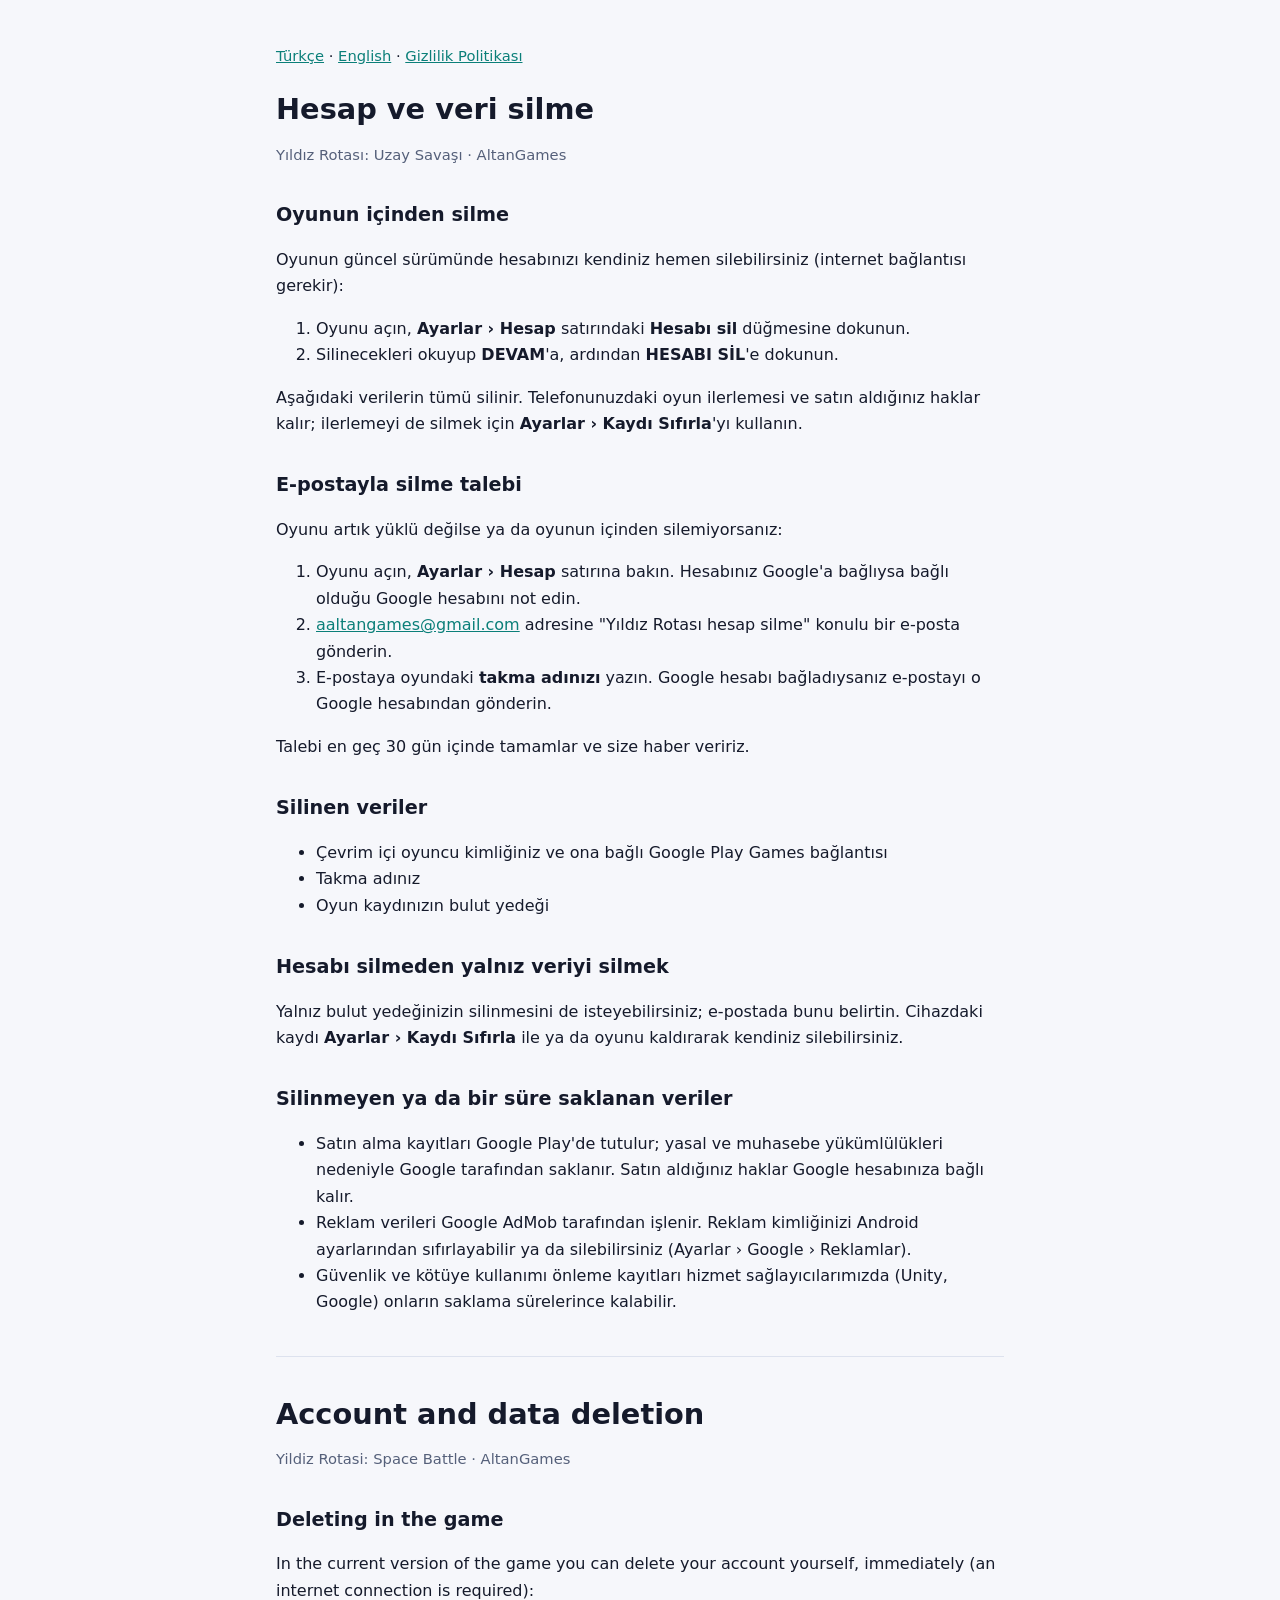
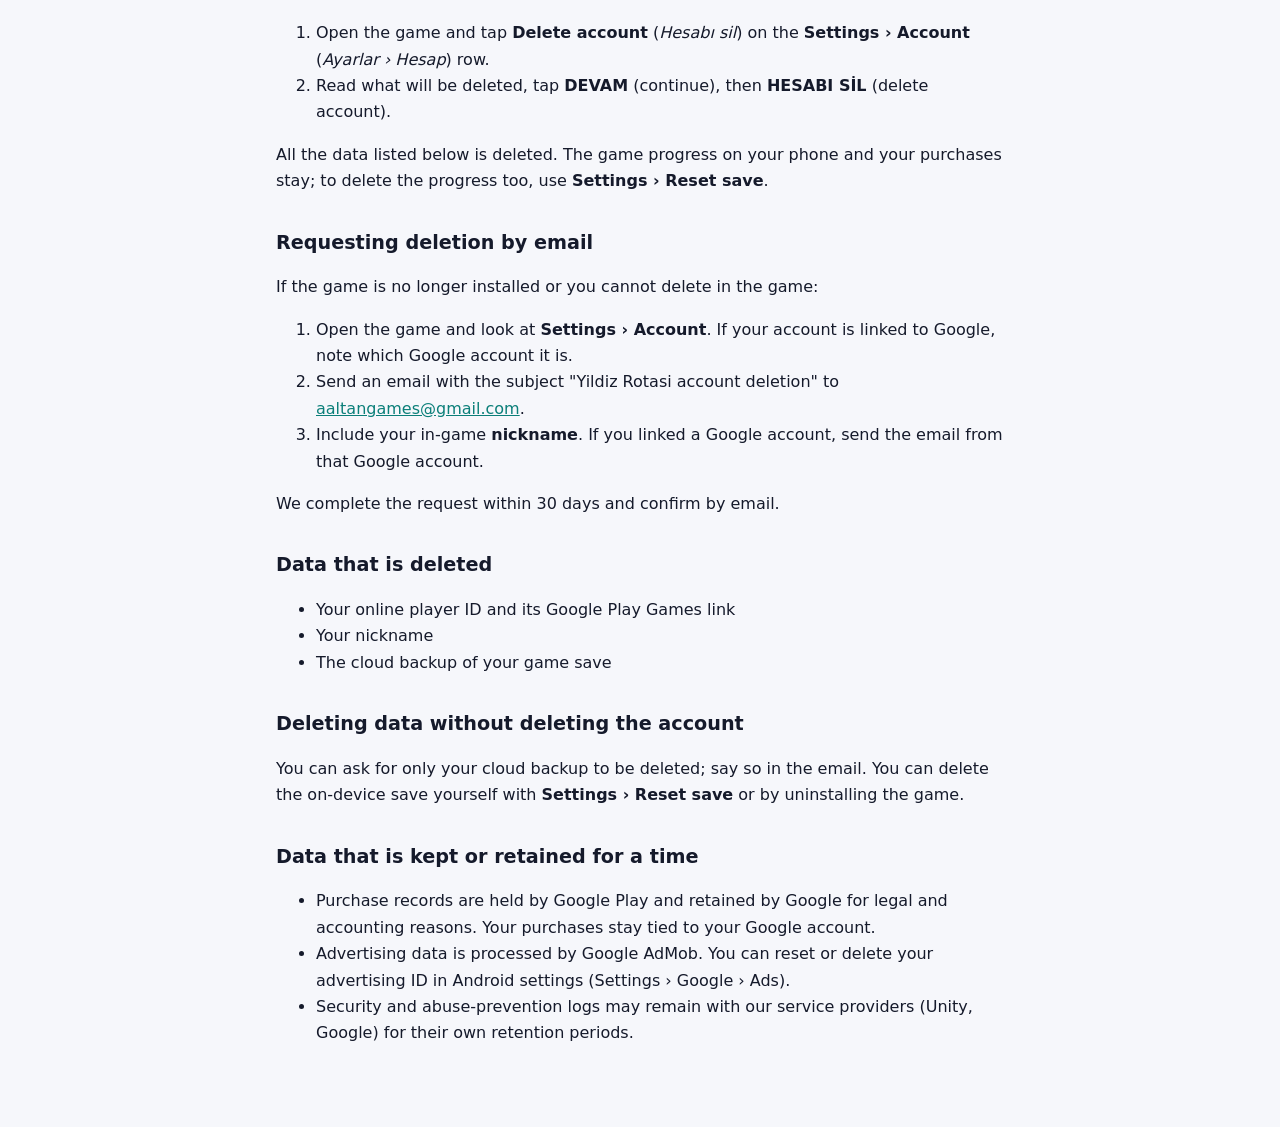
<file: yildiz-rotasi/hesap-silme.html>
<!doctype html>
<html lang="tr">
<head>
<meta charset="utf-8">
<meta name="viewport" content="width=device-width, initial-scale=1">
<title>Yıldız Rotası: Hesap ve Veri Silme</title>
<link rel="stylesheet" href="../site.css">
</head>
<body>
<main>
  <nav class="lang"><a href="#tr">Türkçe</a> · <a href="#en">English</a> · <a href="gizlilik.html">Gizlilik Politikası</a></nav>

  <section id="tr" lang="tr">
    <h1>Hesap ve veri silme</h1>
    <p class="muted">Yıldız Rotası: Uzay Savaşı · AltanGames</p>

    <h2>Oyunun içinden silme</h2>
    <p>Oyunun güncel sürümünde hesabınızı kendiniz hemen silebilirsiniz (internet bağlantısı gerekir):</p>
    <ol>
      <li>Oyunu açın, <strong>Ayarlar › Hesap</strong> satırındaki <strong>Hesabı sil</strong> düğmesine dokunun.</li>
      <li>Silinecekleri okuyup <strong>DEVAM</strong>'a, ardından <strong>HESABI SİL</strong>'e dokunun.</li>
    </ol>
    <p>Aşağıdaki verilerin tümü silinir. Telefonunuzdaki oyun ilerlemesi ve satın aldığınız haklar kalır; ilerlemeyi de silmek için <strong>Ayarlar › Kaydı Sıfırla</strong>'yı kullanın.</p>

    <h2>E-postayla silme talebi</h2>
    <p>Oyunu artık yüklü değilse ya da oyunun içinden silemiyorsanız:</p>
    <ol>
      <li>Oyunu açın, <strong>Ayarlar › Hesap</strong> satırına bakın. Hesabınız Google'a bağlıysa bağlı olduğu Google hesabını not edin.</li>
      <li><a href="mailto:aaltangames@gmail.com?subject=Y%C4%B1ld%C4%B1z%20Rotas%C4%B1%20hesap%20silme">aaltangames@gmail.com</a> adresine "Yıldız Rotası hesap silme" konulu bir e-posta gönderin.</li>
      <li>E-postaya oyundaki <strong>takma adınızı</strong> yazın. Google hesabı bağladıysanız e-postayı o Google hesabından gönderin.</li>
    </ol>
    <p>Talebi en geç 30 gün içinde tamamlar ve size haber veririz.</p>

    <h2>Silinen veriler</h2>
    <ul>
      <li>Çevrim içi oyuncu kimliğiniz ve ona bağlı Google Play Games bağlantısı</li>
      <li>Takma adınız</li>
      <li>Oyun kaydınızın bulut yedeği</li>
    </ul>

    <h2>Hesabı silmeden yalnız veriyi silmek</h2>
    <p>Yalnız bulut yedeğinizin silinmesini de isteyebilirsiniz; e-postada bunu belirtin. Cihazdaki kaydı <strong>Ayarlar › Kaydı Sıfırla</strong> ile ya da oyunu kaldırarak kendiniz silebilirsiniz.</p>

    <h2>Silinmeyen ya da bir süre saklanan veriler</h2>
    <ul>
      <li>Satın alma kayıtları Google Play'de tutulur; yasal ve muhasebe yükümlülükleri nedeniyle Google tarafından saklanır. Satın aldığınız haklar Google hesabınıza bağlı kalır.</li>
      <li>Reklam verileri Google AdMob tarafından işlenir. Reklam kimliğinizi Android ayarlarından sıfırlayabilir ya da silebilirsiniz (Ayarlar › Google › Reklamlar).</li>
      <li>Güvenlik ve kötüye kullanımı önleme kayıtları hizmet sağlayıcılarımızda (Unity, Google) onların saklama sürelerince kalabilir.</li>
    </ul>
  </section>

  <hr>

  <section id="en" lang="en">
    <h1>Account and data deletion</h1>
    <p class="muted">Yildiz Rotasi: Space Battle · AltanGames</p>

    <h2>Deleting in the game</h2>
    <p>In the current version of the game you can delete your account yourself, immediately (an internet connection is required):</p>
    <ol>
      <li>Open the game and tap <strong>Delete account</strong> (<em>Hesabı sil</em>) on the <strong>Settings › Account</strong> (<em>Ayarlar › Hesap</em>) row.</li>
      <li>Read what will be deleted, tap <strong>DEVAM</strong> (continue), then <strong>HESABI SİL</strong> (delete account).</li>
    </ol>
    <p>All the data listed below is deleted. The game progress on your phone and your purchases stay; to delete the progress too, use <strong>Settings › Reset save</strong>.</p>

    <h2>Requesting deletion by email</h2>
    <p>If the game is no longer installed or you cannot delete in the game:</p>
    <ol>
      <li>Open the game and look at <strong>Settings › Account</strong>. If your account is linked to Google, note which Google account it is.</li>
      <li>Send an email with the subject "Yildiz Rotasi account deletion" to <a href="mailto:aaltangames@gmail.com?subject=Yildiz%20Rotasi%20account%20deletion">aaltangames@gmail.com</a>.</li>
      <li>Include your in-game <strong>nickname</strong>. If you linked a Google account, send the email from that Google account.</li>
    </ol>
    <p>We complete the request within 30 days and confirm by email.</p>

    <h2>Data that is deleted</h2>
    <ul>
      <li>Your online player ID and its Google Play Games link</li>
      <li>Your nickname</li>
      <li>The cloud backup of your game save</li>
    </ul>

    <h2>Deleting data without deleting the account</h2>
    <p>You can ask for only your cloud backup to be deleted; say so in the email. You can delete the on-device save yourself with <strong>Settings › Reset save</strong> or by uninstalling the game.</p>

    <h2>Data that is kept or retained for a time</h2>
    <ul>
      <li>Purchase records are held by Google Play and retained by Google for legal and accounting reasons. Your purchases stay tied to your Google account.</li>
      <li>Advertising data is processed by Google AdMob. You can reset or delete your advertising ID in Android settings (Settings › Google › Ads).</li>
      <li>Security and abuse-prevention logs may remain with our service providers (Unity, Google) for their own retention periods.</li>
    </ul>
  </section>
</main>
</body>
</html>
</file>
<file: site.css>
:root {
  --bg: #0b1020;
  --panel: #131a30;
  --text: #e6ebf5;
  --muted: #9aa6c0;
  --accent: #35d0c8;
  --line: #26304d;
}
@media (prefers-color-scheme: light) {
  :root {
    --bg: #f6f7fb;
    --panel: #ffffff;
    --text: #151a2b;
    --muted: #55607a;
    --accent: #0b7f79;
    --line: #dde2ee;
  }
}
* { box-sizing: border-box; }
body {
  margin: 0;
  background: var(--bg);
  color: var(--text);
  font: 16px/1.65 system-ui, -apple-system, "Segoe UI", Roboto, sans-serif;
}
main {
  max-width: 760px;
  margin: 0 auto;
  padding: 32px 16px 64px;
}
h1 { font-size: 1.8rem; line-height: 1.25; margin: 0 0 4px; }
h2 { font-size: 1.2rem; margin: 32px 0 8px; }
h3 { font-size: 1rem; margin: 20px 0 4px; }
p, li { color: var(--text); }
.muted { color: var(--muted); font-size: 0.92rem; }
a { color: var(--accent); }
hr { border: 0; border-top: 1px solid var(--line); margin: 40px 0; }
table { width: 100%; border-collapse: collapse; margin: 12px 0; font-size: 0.94rem; }
th, td { text-align: left; vertical-align: top; padding: 8px 10px; border: 1px solid var(--line); }
th { background: var(--panel); }
.table-wrap { overflow-x: auto; }
.card {
  background: var(--panel);
  border: 1px solid var(--line);
  border-radius: 12px;
  padding: 16px 20px;
  margin: 16px 0;
}
nav.lang { margin: 12px 0 24px; font-size: 0.92rem; }
</file>
